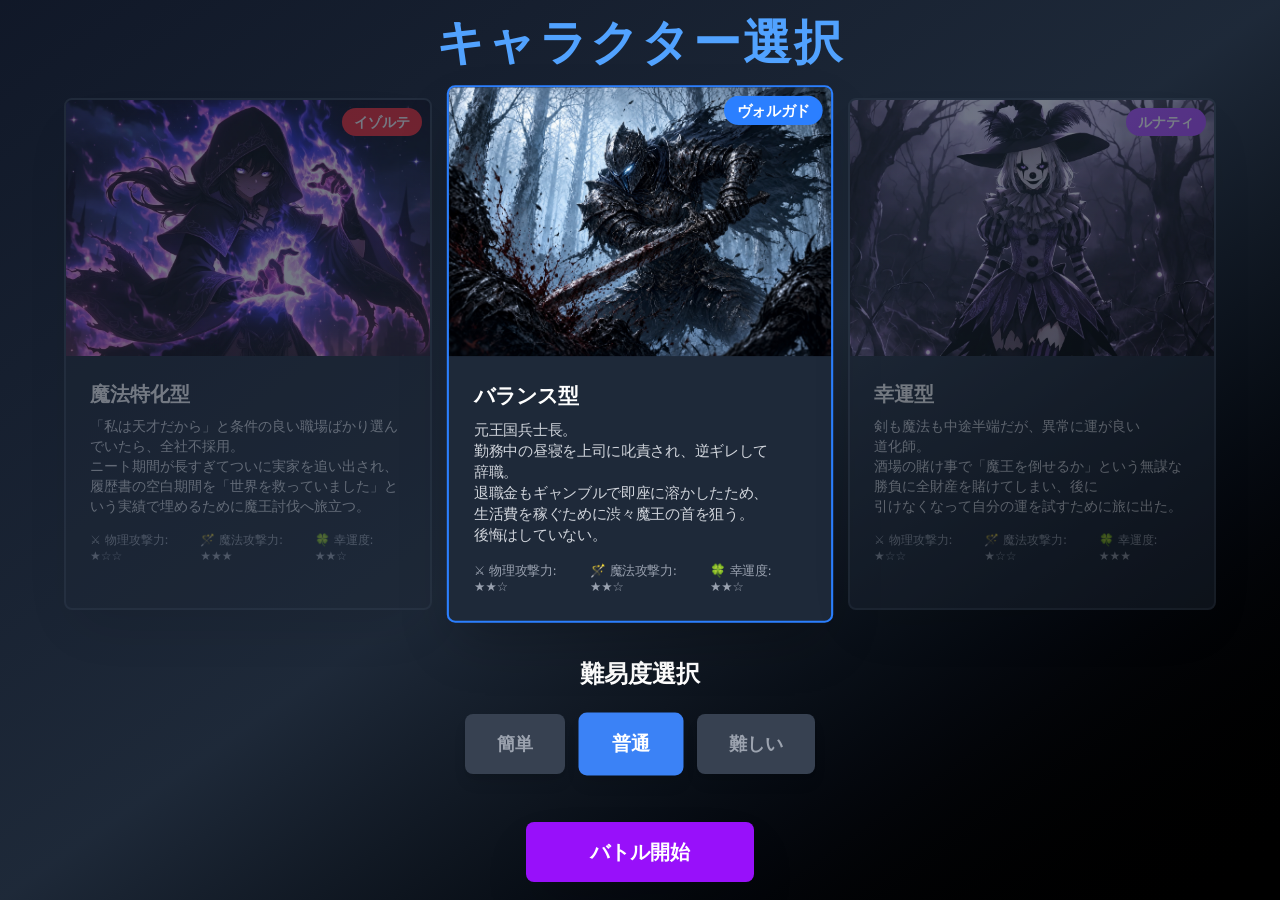
<file: index.html>
<!DOCTYPE html>
<html lang="ja">
<head>
    <meta charset="UTF-8">
    <meta name="viewport" content="width=device-width, initial-scale=1.0">
    <title>RPG バトルラボ - キャラクター選択</title>
    <link rel="stylesheet" href="assets/css/tailwind.css">
    <style>
        @keyframes fadeIn {
            from {
                opacity: 0;
                transform: translateY(20px);
            }
            to {
                opacity: 1;
                transform: translateY(0);
            }
        }
        
        .fade-in {
            animation: fadeIn 0.8s ease-out;
        }
        
        .character-card {
            transition: all 0.3s ease;
        }
        
        .character-card.selected {
            opacity: 1;
            transform: scale(1.05);
        }
        
        .character-card:not(.selected) {
            opacity: 0.4;
        }
        
        .difficulty-btn {
            transition: all 0.3s ease;
        }
        
        .difficulty-btn.active {
            background-color: #3b82f6;
            color: white;
            transform: scale(1.05);
        }
        
        .difficulty-btn:not(.active) {
            background-color: #374151;
            color: #9ca3af;
        }
        
        .difficulty-btn:not(.active):hover {
            background-color: #4b5563;
            color: #d1d5db;
        }
    </style>
</head>
<body class="bg-gradient-to-br from-gray-900 via-gray-800 to-black min-h-screen flex items-center justify-center p-4">
    <div class="container mx-auto max-w-6xl fade-in">
        <!-- タイトル -->
        <h1 class="text-4xl md:text-5xl font-bold text-white text-center mb-8 tracking-wider">
            <span class="text-blue-400">
                キャラクター選択
            </span>
        </h1>
        
        <!-- キャラクター選択エリア -->
        <div class="grid grid-cols-1 md:grid-cols-3 gap-6 mb-12">
            <div class="character-card cursor-pointer rounded-lg overflow-hidden shadow-2xl bg-gray-800 border-2 border-gray-700" 
                 data-character="isolde">
                <div class="relative">
                    <img src="assets/img/isolde.jpg" 
                         class="w-full h-64 object-cover">
                    <div class="absolute top-2 right-2 bg-red-500 text-white px-3 py-1 rounded-full text-sm font-bold">
                        イゾルテ
                    </div>
                </div>
                <div class="p-6">
                    <h3 class="text-xl font-bold text-white mb-2">魔法特化型</h3>
                    <p class="text-gray-300 text-sm">
                        「私は天才だから」と条件の良い職場ばかり選んでいたら、全社不採用。<br />ニート期間が長すぎてついに実家を追い出され、履歴書の空白期間を「世界を救っていました」という実績で埋めるために魔王討伐へ旅立つ。
                    </p>
                    <div class="mt-4 flex justify-between text-xs text-gray-400">
                        <span>⚔️ 物理攻撃力: ★☆☆</span>
                        <span>🪄 魔法攻撃力: ★★★</span>
                        <span>🍀 幸運度: ★★☆</span>
                    </div>
                </div>
            </div>
            <div class="character-card selected cursor-pointer rounded-lg overflow-hidden shadow-2xl bg-gray-800 border-2 border-blue-500" 
                 data-character="volgad">
                <div class="relative">
                    <img src="assets/img/volgad.jpg" 
                         class="w-full h-64 object-cover">
                    <div class="absolute top-2 right-2 bg-blue-500 text-white px-3 py-1 rounded-full text-sm font-bold">
                        ヴォルガド
                    </div>
                </div>
                <div class="p-6">
                    <h3 class="text-xl font-bold text-white mb-2">バランス型</h3>
                    <p class="text-gray-300 text-sm">
                        <budoux-ja>元王国兵士長。<br />勤務中の昼寝を上司に叱責され、逆ギレして辞職。<br />退職金もギャンブルで即座に溶かしたため、生活費を稼ぐために渋々魔王の首を狙う。<br />後悔はしていない。</budoux-ja>
                    </p>
                    <div class="mt-4 flex justify-between text-xs text-gray-400">
                        <span>⚔️ 物理攻撃力: ★★☆</span>
                        <span>🪄 魔法攻撃力: ★★☆</span>
                        <span>🍀 幸運度: ★★☆</span>
                    </div>
                </div>
            </div>
            <div class="character-card cursor-pointer rounded-lg overflow-hidden shadow-2xl bg-gray-800 border-2 border-gray-700" 
                 data-character="lunaty">
                <div class="relative">
                    <img src="assets/img/lunaty.jpg" 
                         class="w-full h-64 object-cover">
                    <div class="absolute top-2 right-2 bg-purple-500 text-white px-3 py-1 rounded-full text-sm font-bold">
                        ルナティ
                    </div>
                </div>
                <div class="p-6">
                    <h3 class="text-xl font-bold text-white mb-2">幸運型</h3>
                    <p class="text-gray-300 text-sm">
                        <budoux-ja>剣も魔法も中途半端だが、異常に運が良い道化師。<br />酒場の賭け事で「魔王を倒せるか」という無謀な勝負に全財産を賭けてしまい、後に引けなくなって自分の運を試すために旅に出た。</budoux-ja>
                    </p>
                    <div class="mt-4 flex justify-between text-xs text-gray-400">
                        <span>⚔️ 物理攻撃力: ★☆☆</span>
                        <span>🪄 魔法攻撃力: ★☆☆</span>
                        <span>🍀 幸運度: ★★★</span>
                    </div>
                </div>
            </div>
        </div>
        
        <!-- 難易度選択エリア -->
        <div class="mb-12">
            <h2 class="text-2xl font-bold text-white text-center mb-6">難易度選択</h2>
            <div class="flex justify-center gap-4 flex-wrap">
                <button class="difficulty-btn px-8 py-4 rounded-lg font-bold text-lg shadow-lg" 
                        data-difficulty="easy">
                    簡単
                </button>
                <button class="difficulty-btn active px-8 py-4 rounded-lg font-bold text-lg shadow-lg" 
                        data-difficulty="normal">
                    普通
                </button>
                <button class="difficulty-btn px-8 py-4 rounded-lg font-bold text-lg shadow-lg" 
                        data-difficulty="hard">
                    難しい
                </button>
            </div>
        </div>
        
        <!-- 決定ボタン -->
        <div class="flex justify-center">
            <button id="startButton" 
                    class="bg-purple-600 hover:bg-purple-700 text-white font-bold py-4 px-16 rounded-lg text-xl shadow-2xl transform transition-all duration-300 hover:scale-105 active:scale-95">
                バトル開始
            </button>
        </div>
    </div>
    
    <script src="assets/js/budoux-ja.min.js"></script>
    <script src="assets/js/index.js"></script>
</body>
</html>
</file>
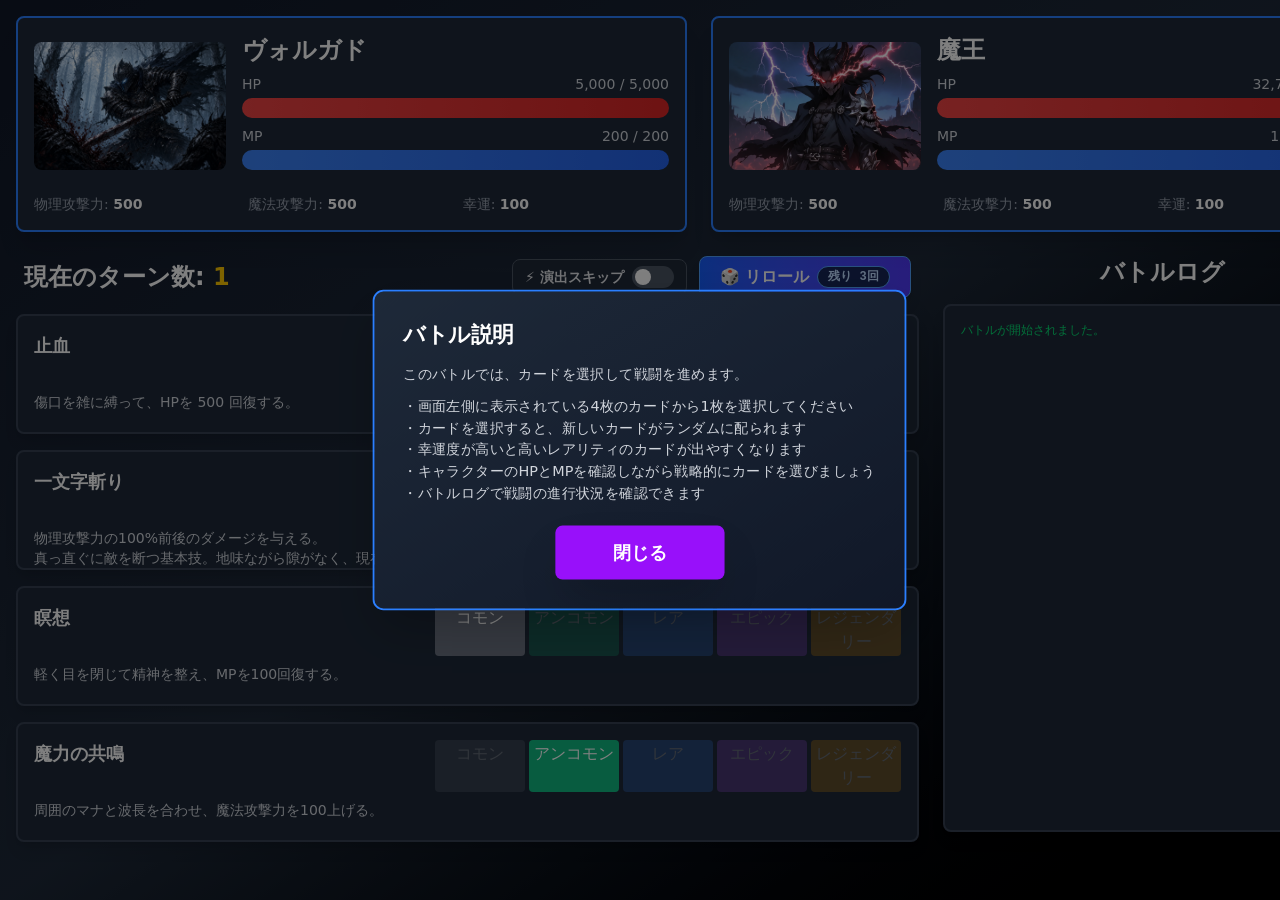
<file: battle.html>
<!DOCTYPE html>
<html lang="ja">
<head>
    <meta charset="UTF-8">
    <meta name="viewport" content="width=device-width, initial-scale=1.0">
    <title>RPG バトルラボ - バトル</title>
    <link rel="stylesheet" href="assets/css/tailwind.css">
    <link rel="stylesheet" href="assets/css/styles.css">
</head>
<body class="bg-gradient-to-br from-gray-900 via-gray-800 to-black min-h-screen p-4 overflow-x-auto">
    <!-- モーダルダイアログ -->
    <div id="instructionModal" class="modal-overlay">
        <div class="bg-gradient-to-br from-gray-800 to-gray-900 border-2 border-blue-500 rounded-xl p-8 w-fit min-w-[320px] max-w-[95vw] shadow-2xl scale-90 transition-transform duration-300 ease-in-out">
            <h2 class="text-2xl font-bold text-white mb-4">バトル説明</h2>
            <div class="text-gray-300 mb-6 space-y-3">
                <p>このバトルでは、カードを選択して戦闘を進めます。</p>
                <p>・画面左側に表示されている4枚のカードから1枚を選択してください<br />
                   ・カードを選択すると、新しいカードがランダムに配られます<br />
                   ・幸運度が高いと高いレアリティのカードが出やすくなります<br />
                   ・キャラクターのHPとMPを確認しながら戦略的にカードを選びましょう<br />
                   ・バトルログで戦闘の進行状況を確認できます</p>
            </div>
            <button id="closeModalBtn" class="mx-auto block bg-purple-600 hover:bg-purple-700 text-white font-bold py-4 px-16 rounded-lg text-xl shadow-2xl transform transition-all duration-300 hover:scale-105 active:scale-95">閉じる</button>
        </div>
    </div>

    <div id="battleContainer" class="container mx-auto max-w-7xl min-w-[1366px] fade-in">
        <!-- キャラクター情報エリア -->
        <div class="grid grid-cols-2 gap-6 mb-6">
            <!-- プレイヤー -->
            <div class="character-card-player bg-gray-800 rounded-lg p-4 border-2 border-blue-500 shadow-xl">
                <div class="flex items-center mb-4">
                    <img class="character-image w-48 h-32 object-cover rounded-lg mr-4">
                    <div class="flex-1">
                        <h3 class="character-name text-2xl font-bold text-white mb-2">ヴォルガド</h3>
                        <!-- HP -->
                        <div class="mb-2">
                            <div class="flex justify-between text-sm text-gray-300 mb-1">
                                <span>HP</span>
                                <span class="character-hp-text">1,000 / 2,000</span>
                            </div>
                            <div class="hp-bar">
                                <div class="character-hp-fill hp-fill" style="width: 50%"></div>
                            </div>
                        </div>
                        <!-- MP -->
                        <div class="mb-2">
                            <div class="flex justify-between text-sm text-gray-300 mb-1">
                                <span>MP</span>
                                <span class="character-mp-text">500 / 1,000</span>
                            </div>
                            <div class="mp-bar">
                                <div class="character-mp-fill mp-fill" style="width: 50%"></div>
                            </div>
                        </div>
                    </div>
                </div>
                <div class="grid grid-cols-3 gap-2 text-sm">
                    <div class="text-gray-300">
                        <span class="text-gray-400">物理攻撃力:</span> 
                        <span class="character-physical-attack text-white font-bold">150</span>
                    </div>
                    <div class="text-gray-300">
                        <span class="text-gray-400">魔法攻撃力:</span> 
                        <span class="character-magical-attack text-white font-bold">80</span>
                    </div>
                    <div class="text-gray-300">
                        <span class="text-gray-400">幸運:</span> 
                        <span class="character-luck text-white font-bold">100</span>
                    </div>
                </div>
            </div>
            
            <!-- 魔王 -->
            <div class="character-card-enemy bg-gray-800 rounded-lg p-4 border-2 border-blue-500 shadow-xl">
                <div class="flex items-center mb-4">
                    <img class="character-image w-48 h-32 object-cover rounded-lg mr-4">
                    <div class="flex-1">
                        <h3 class="character-name text-2xl font-bold text-white mb-2">魔王</h3>
                        <!-- HP -->
                        <div class="mb-2">
                            <div class="flex justify-between text-sm text-gray-300 mb-1">
                                <span>HP</span>
                                <span class="character-hp-text">1,000 / 2,000</span>
                            </div>
                            <div class="hp-bar">
                                <div class="character-hp-fill hp-fill" style="width: 50%"></div>
                            </div>
                        </div>
                        <!-- MP -->
                        <div class="mb-2">
                            <div class="flex justify-between text-sm text-gray-300 mb-1">
                                <span>MP</span>
                                <span class="character-mp-text">500 / 1,000</span>
                            </div>
                            <div class="mp-bar">
                                <div class="character-mp-fill mp-fill" style="width: 50%"></div>
                            </div>
                        </div>
                    </div>
                </div>
                <div class="grid grid-cols-3 gap-2 text-sm">
                    <div class="text-gray-300">
                        <span class="text-gray-400">物理攻撃力:</span> 
                        <span class="character-physical-attack text-white font-bold">150</span>
                    </div>
                    <div class="text-gray-300">
                        <span class="text-gray-400">魔法攻撃力:</span> 
                        <span class="character-magical-attack text-white font-bold">80</span>
                    </div>
                    <div class="text-gray-300">
                        <span class="text-gray-400">幸運:</span> 
                        <span class="character-luck text-white font-bold">100</span>
                    </div>
                </div>
            </div>
        </div>
        
        <!-- メインコンテンツエリア -->
        <div class="grid grid-cols-3 gap-6">
            <!-- 左側: ターン数とカード選択 -->
            <div class="col-span-2">
                <!-- ターン数と操作エリア -->
                <div class="flex justify-between items-center mb-4 px-2">
                    <h2 class="text-2xl font-bold text-white">
                        現在のターン数: <span class="text-yellow-400" id="turnCount">1</span>
                    </h2>
                    <div class="flex items-center gap-3">
                        <label for="skipAnimationToggle" class="toggle-label-wrap">
                            <span class="text-sm font-bold text-gray-200 flex items-center gap-1">⚡ 演出スキップ</span>
                            <div class="toggle-switch">
                                <input type="checkbox" id="skipAnimationToggle">
                                <span class="toggle-slider"></span>
                            </div>
                        </label>
                        <button id="rerollBtn" class="flex items-center gap-2 bg-gradient-to-r from-blue-600 to-indigo-600 hover:from-blue-500 hover:to-indigo-500 text-white font-bold py-2 px-5 rounded-lg shadow-lg border border-blue-400 transition-all duration-200 transform hover:scale-105 active:scale-95 disabled:opacity-40 disabled:cursor-not-allowed disabled:transform-none disabled:shadow-none">
                            <span>🎲 リロール</span>
                            <span id="rerollCountBadge" class="bg-blue-950 border border-blue-400 text-blue-200 text-xs px-2.5 py-0.5 rounded-full font-mono font-bold">残り 3回</span>
                        </button>
                    </div>
                </div>
                
                <!-- カード選択エリア -->
                <div class="space-y-4">
                    <!-- カード1 -->
                    <div class="card-item bg-gray-800 rounded-lg p-4 border-2 border-gray-700 shadow-lg" 
                         data-card="1" data-rarity="rare">
                        <div class="flex items-start justify-between mb-2">
                            <h4 class="skill-name text-lg font-bold text-white">ファイアボール</h4>
                            <div class="flex gap-1">
                                <span class="rarity-indicator rarity-common">コモン</span>
                                <span class="rarity-indicator rarity-uncommon">アンコモン</span>
                                <span class="rarity-indicator rarity-rare active">レア</span>
                                <span class="rarity-indicator rarity-epic">エピック</span>
                                <span class="rarity-indicator rarity-legendary">レジェンダリー</span>
                            </div>
                        </div>
                        <p class="skill-description text-gray-300 text-sm">
                            強力な火の魔法を放ち、敵に大きなダメージを与えます。範囲攻撃のため、複数の敵がいる場合にも効果的です。MPを消費して使用しますが、その威力は絶大です。魔法使いタイプのキャラクターが使用すると、さらに威力が上がります。
                        </p>
                    </div>
                    
                    <!-- カード2 -->
                    <div class="card-item bg-gray-800 rounded-lg p-4 border-2 border-gray-700 shadow-lg" 
                         data-card="2" data-rarity="epic">
                        <div class="flex items-start justify-between mb-2">
                            <h4 class="skill-name text-lg font-bold text-white">ヒール</h4>
                            <div class="flex gap-1">
                                <span class="rarity-indicator rarity-common">コモン</span>
                                <span class="rarity-indicator rarity-uncommon">アンコモン</span>
                                <span class="rarity-indicator rarity-rare">レア</span>
                                <span class="rarity-indicator rarity-epic active">エピック</span>
                                <span class="rarity-indicator rarity-legendary">レジェンダリー</span>
                            </div>
                        </div>
                        <p class="skill-description text-gray-300 text-sm">
                            自分のHPを回復する回復魔法です。戦闘中に体力が減った際に使用することで、継続的な戦闘が可能になります。回復量は使用するキャラクターの魔法攻撃力に比例して増加します。緊急時に使用することで、戦況を一変させることができる重要なカードです。
                        </p>
                    </div>
                    
                    <!-- カード3 -->
                    <div class="card-item bg-gray-800 rounded-lg p-4 border-2 border-gray-700 shadow-lg" 
                         data-card="3" data-rarity="common">
                        <div class="flex items-start justify-between mb-2">
                            <h4 class="skill-name text-lg font-bold text-white">通常攻撃</h4>
                            <div class="flex gap-1">
                                <span class="rarity-indicator rarity-common active">コモン</span>
                                <span class="rarity-indicator rarity-uncommon">アンコモン</span>
                                <span class="rarity-indicator rarity-rare">レア</span>
                                <span class="rarity-indicator rarity-epic">エピック</span>
                                <span class="rarity-indicator rarity-legendary">レジェンダリー</span>
                            </div>
                        </div>
                        <p class="skill-description text-gray-300 text-sm">
                            基本的な物理攻撃を行います。MPを消費しないため、何度でも使用できる便利なカードです。物理攻撃力に基づいてダメージが計算され、安定したダメージを与えることができます。他のカードが使えない状況でも、このカードがあれば戦闘を続けることができます。
                        </p>
                    </div>
                    
                    <!-- カード4 -->
                    <div class="card-item bg-gray-800 rounded-lg p-4 border-2 border-gray-700 shadow-lg" 
                         data-card="4" data-rarity="legendary">
                        <div class="flex items-start justify-between mb-2">
                            <h4 class="skill-name text-lg font-bold text-white">メテオストライク</h4>
                            <div class="flex gap-1">
                                <span class="rarity-indicator rarity-common">コモン</span>
                                <span class="rarity-indicator rarity-uncommon">アンコモン</span>
                                <span class="rarity-indicator rarity-rare">レア</span>
                                <span class="rarity-indicator rarity-epic">エピック</span>
                                <span class="rarity-indicator rarity-legendary active">レジェンダリー</span>
                            </div>
                        </div>
                        <p class="skill-description text-gray-300 text-sm">
                            最強の魔法攻撃です。天から巨大な隕石を降らせ、敵に絶大なダメージを与えます。非常に高いMPを消費しますが、その威力は他のカードを遥かに超えています。このカードを使用することで、強敵も一撃で倒すことが可能になります。ただし、使用回数に制限があるため、使用するタイミングが重要です。
                        </p>
                    </div>
                </div>
            </div>
            
            <!-- 右側: バトルログ -->
            <div class="col-span-1">
                <h2 class="text-2xl font-bold text-white text-center mb-4">バトルログ</h2>
                <textarea id="battleLog" 
                          class="battle-log w-full h-full bg-gray-800 text-green-400 p-4 rounded-lg border-2 border-gray-700 shadow-lg "  
                          readonly>バトルが開始されました。</textarea>
            </div>
        </div>
    </div>
    
    <script src="assets/js/battle.js"></script>
</body>
</html>
</file>
<file: assets/css/styles.css>
@keyframes fadeIn {
    from {
        opacity: 0;
        transform: translateY(20px);
    }
    to {
        opacity: 1;
        transform: translateY(0);
    }
}

.fade-in {
    animation: fadeIn 0.8s ease-out;
}

.character-card {
    transition: all 0.3s ease;
}

.character-card.selected {
    opacity: 1;
    transform: scale(1.05);
}

.character-card:not(.selected) {
    opacity: 0.4;
}

.difficulty-btn {
    transition: all 0.3s ease;
}

.difficulty-btn.active {
    background-color: #3b82f6;
    color: white;
    transform: scale(1.05);
}

.difficulty-btn:not(.active) {
    background-color: #374151;
    color: #9ca3af;
}

.difficulty-btn:not(.active):hover {
    background-color: #4b5563;
    color: #d1d5db;
}

.hp-bar, .mp-bar {
    height: 20px;
    border-radius: 10px;
    overflow: hidden;
    background-color: #374151;
}

.hp-fill {
    background: linear-gradient(90deg, #ef4444, #dc2626);
    height: 100%;
    transition: width 0.3s ease;
}

.mp-fill {
    background: linear-gradient(90deg, #3b82f6, #2563eb);
    height: 100%;
    transition: width 0.3s ease;
}

.card-item {
    transition: all 0.3s ease;
    cursor: pointer;
    height: 120px;
}

.card-item:hover {
    border-color: #3b82f6;
    box-shadow: 0 0 20px rgba(59, 130, 246, 0.5);
}

.rarity-badge {
    display: inline-block;
    padding: 2px 8px;
    border-radius: 4px;
    font-size: 10px;
    font-weight: bold;
    margin-right: 4px;
}

.rarity-common { background-color: #6b7280; color: white; }
.rarity-uncommon { background-color: #10b981; color: white; }
.rarity-rare { background-color: #3b82f6; color: white; }
.rarity-epic { background-color: #a855f7; color: white; }
.rarity-legendary { background-color: #f59e0b; color: white; }

.rarity-indicator {
    border-radius: 4px;
    opacity: 0.3;
    padding: 2px;
    text-align: center;
    transition: opacity 0.3s ease;
    width: 90px;
}

.rarity-indicator.active {
    opacity: 1;
}

.battle-log {
    height: 528px;
    resize: none;
    font-family: 'Courier New', monospace;
    font-size: 12px;
    /* Firefox用のスクロールバースタイル */
    scrollbar-width: thin;
    scrollbar-color: #4ade80 transparent;
}

/* WebKit系ブラウザ（Chrome、Safari、Edge）用のスクロールバースタイル */
.battle-log::-webkit-scrollbar {
    width: 8px;
}

.battle-log::-webkit-scrollbar-track {
    background: transparent;
}

.battle-log::-webkit-scrollbar-thumb {
    background-color: #4ade80;
    border-radius: 4px;
    border: none;
}

.battle-log::-webkit-scrollbar-thumb:hover {
    background-color: #4ade80;
}

/* バトルログのフラッシュアニメーション */
@keyframes flashLog {
    0% {
        border-color: #3b82f6;
        box-shadow: 0 0 20px rgba(59, 130, 246, 0.5);
    }
    100% {
        border-color: #374151;
        box-shadow: 0 0 0 rgba(59, 130, 246, 0);
    }
}

.battle-log.flash {
    animation: flashLog 1.0s ease-out;
}

.skill-description {
    white-space: pre-wrap; /* 改行コードを反映し、枠端で折り返す設定 */
}

/* モーダルダイアログのスタイル */
.modal-overlay {
    display: flex;
    position: fixed;
    top: 0;
    left: 0;
    width: 100%;
    height: 100%;
    background-color: rgba(0, 0, 0, 0.5);
    z-index: 1000;
    align-items: center;
    justify-content: center;
    opacity: 0;
    visibility: hidden;
    transition: opacity 0.3s ease, visibility 0.3s ease;
}

.modal-overlay.show {
    opacity: 1;
    visibility: visible;
}

.modal-overlay.show > div {
    transform: scale(1);
}

/* 負けたキャラクターカードを暗くするスタイル */
.character-card-player.defeated,
.character-card-enemy.defeated {
    opacity: 0.3;
    filter: brightness(0.3);
    pointer-events: none;
    transition: opacity 0.5s ease, filter 0.5s ease;
}

/* スキルカードを選択不可能にするスタイル */
.card-item.disabled {
    opacity: 0.5;
    cursor: not-allowed;
    pointer-events: none;
}

/* ターン処理中のカード操作無効化 */
.card-item.processing {
    pointer-events: none;
    opacity: 0.8;
}

/* 詠唱・実行中のカード */
.card-item.casting {
    border-color: #f59e0b !important;
    box-shadow: 0 0 25px rgba(245, 158, 11, 0.8) !important;
    transform: scale(1.02);
}

/* 画面全体のシェイク（大技被弾・攻撃時） */
@keyframes screenShake {
    0%, 100% { transform: translate(0, 0); }
    15% { transform: translate(-6px, 4px); }
    30% { transform: translate(6px, -5px); }
    45% { transform: translate(-5px, -3px); }
    60% { transform: translate(5px, 3px); }
    75% { transform: translate(-3px, 2px); }
    90% { transform: translate(3px, -1px); }
}

.screen-shake {
    animation: screenShake 0.5s cubic-bezier(.36,.07,.19,.97) both;
}

/* 被弾シェイク（キャラクターの揺れと赤フラッシュ） */
@keyframes damageShake {
    0%, 100% { transform: translate(0, 0); filter: brightness(1); }
    15% { transform: translate(-14px, -2px); filter: brightness(1.6) drop-shadow(0 0 15px #ef4444); }
    30% { transform: translate(14px, 3px); }
    45% { transform: translate(-10px, -2px); }
    60% { transform: translate(8px, 2px); }
    75% { transform: translate(-5px, 0); }
    90% { transform: translate(4px, 0); }
}

.damage-shake {
    animation: damageShake 0.6s cubic-bezier(.36,.07,.19,.97) both;
    border-color: #ef4444 !important;
}

/* 回復パルス（緑色のオーラと呼吸） */
@keyframes healPulse {
    0% { transform: scale(1); box-shadow: 0 0 0 rgba(34, 197, 94, 0); }
    40% { transform: scale(1.03); box-shadow: 0 0 35px rgba(34, 197, 94, 0.9); border-color: #22c55e !important; }
    100% { transform: scale(1); box-shadow: 0 0 0 rgba(34, 197, 94, 0); }
}

.heal-pulse {
    animation: healPulse 0.8s ease-out;
}

/* バフパルス（黄金のオーラ） */
@keyframes buffPulse {
    0% { transform: scale(1); box-shadow: 0 0 0 rgba(234, 179, 8, 0); }
    40% { transform: scale(1.03); box-shadow: 0 0 35px rgba(234, 179, 8, 0.9); border-color: #eab308 !important; }
    100% { transform: scale(1); box-shadow: 0 0 0 rgba(234, 179, 8, 0); }
}

.buff-pulse {
    animation: buffPulse 0.8s ease-out;
}

/* デバフパルス（紫色のオーラと歪み） */
@keyframes debuffPulse {
    0% { transform: scale(1); box-shadow: 0 0 0 rgba(168, 85, 247, 0); filter: hue-rotate(0deg); }
    40% { transform: scale(0.97); box-shadow: 0 0 35px rgba(168, 85, 247, 0.9); border-color: #a855f7 !important; filter: hue-rotate(60deg) brightness(0.85); }
    100% { transform: scale(1); box-shadow: 0 0 0 rgba(168, 85, 247, 0); filter: hue-rotate(0deg); }
}

.debuff-pulse {
    animation: debuffPulse 0.8s ease-out;
}

/* フローティングポップアップ数値演出 */
.character-card-player, .character-card-enemy {
    position: relative;
    overflow: visible;
}

.floating-popup {
    position: absolute;
    top: 40%;
    left: 50%;
    transform: translate(-50%, -50%);
    font-size: 2.2rem;
    font-weight: 900;
    pointer-events: none;
    z-index: 50;
    white-space: nowrap;
    text-shadow: 0 0 10px rgba(0, 0, 0, 0.9), 0 2px 6px rgba(0, 0, 0, 0.9);
    animation: floatUpAndFade 1.2s cubic-bezier(0.22, 1, 0.36, 1) forwards;
}

@keyframes floatUpAndFade {
    0% {
        opacity: 0;
        transform: translate(-50%, 20px) scale(0.5);
    }
    20% {
        opacity: 1;
        transform: translate(-50%, -15px) scale(1.25);
    }
    70% {
        opacity: 1;
        transform: translate(-50%, -40px) scale(1);
    }
    100% {
        opacity: 0;
        transform: translate(-50%, -65px) scale(0.9);
    }
}

.popup-damage {
    color: #f87171;
}

.popup-heal {
    color: #4ade80;
}

.popup-buff {
    color: #facc15;
}

.popup-debuff {
    color: #c084fc;
}

/* 演出スキップトグルスイッチ */
.toggle-switch {
    position: relative;
    display: inline-block;
    width: 42px;
    height: 22px;
}

.toggle-switch input {
    opacity: 0;
    width: 0;
    height: 0;
}

.toggle-slider {
    position: absolute;
    cursor: pointer;
    top: 0;
    left: 0;
    right: 0;
    bottom: 0;
    background-color: #4b5563;
    transition: 0.3s;
    border-radius: 22px;
}

.toggle-slider:before {
    position: absolute;
    content: "";
    height: 16px;
    width: 16px;
    left: 3px;
    bottom: 3px;
    background-color: white;
    transition: 0.3s;
    border-radius: 50%;
}

.toggle-switch input:checked + .toggle-slider {
    background-color: #f59e0b;
}

.toggle-switch input:checked + .toggle-slider:before {
    transform: translateX(20px);
}

.toggle-label-wrap {
    display: flex;
    align-items: center;
    gap: 8px;
    cursor: pointer;
    user-select: none;
    padding: 6px 12px;
    background-color: #1f2937;
    border: 1px solid #4b5563;
    border-radius: 8px;
    transition: all 0.2s ease;
}

.toggle-label-wrap:hover {
    border-color: #f59e0b;
    background-color: #374151;
}
</file>
